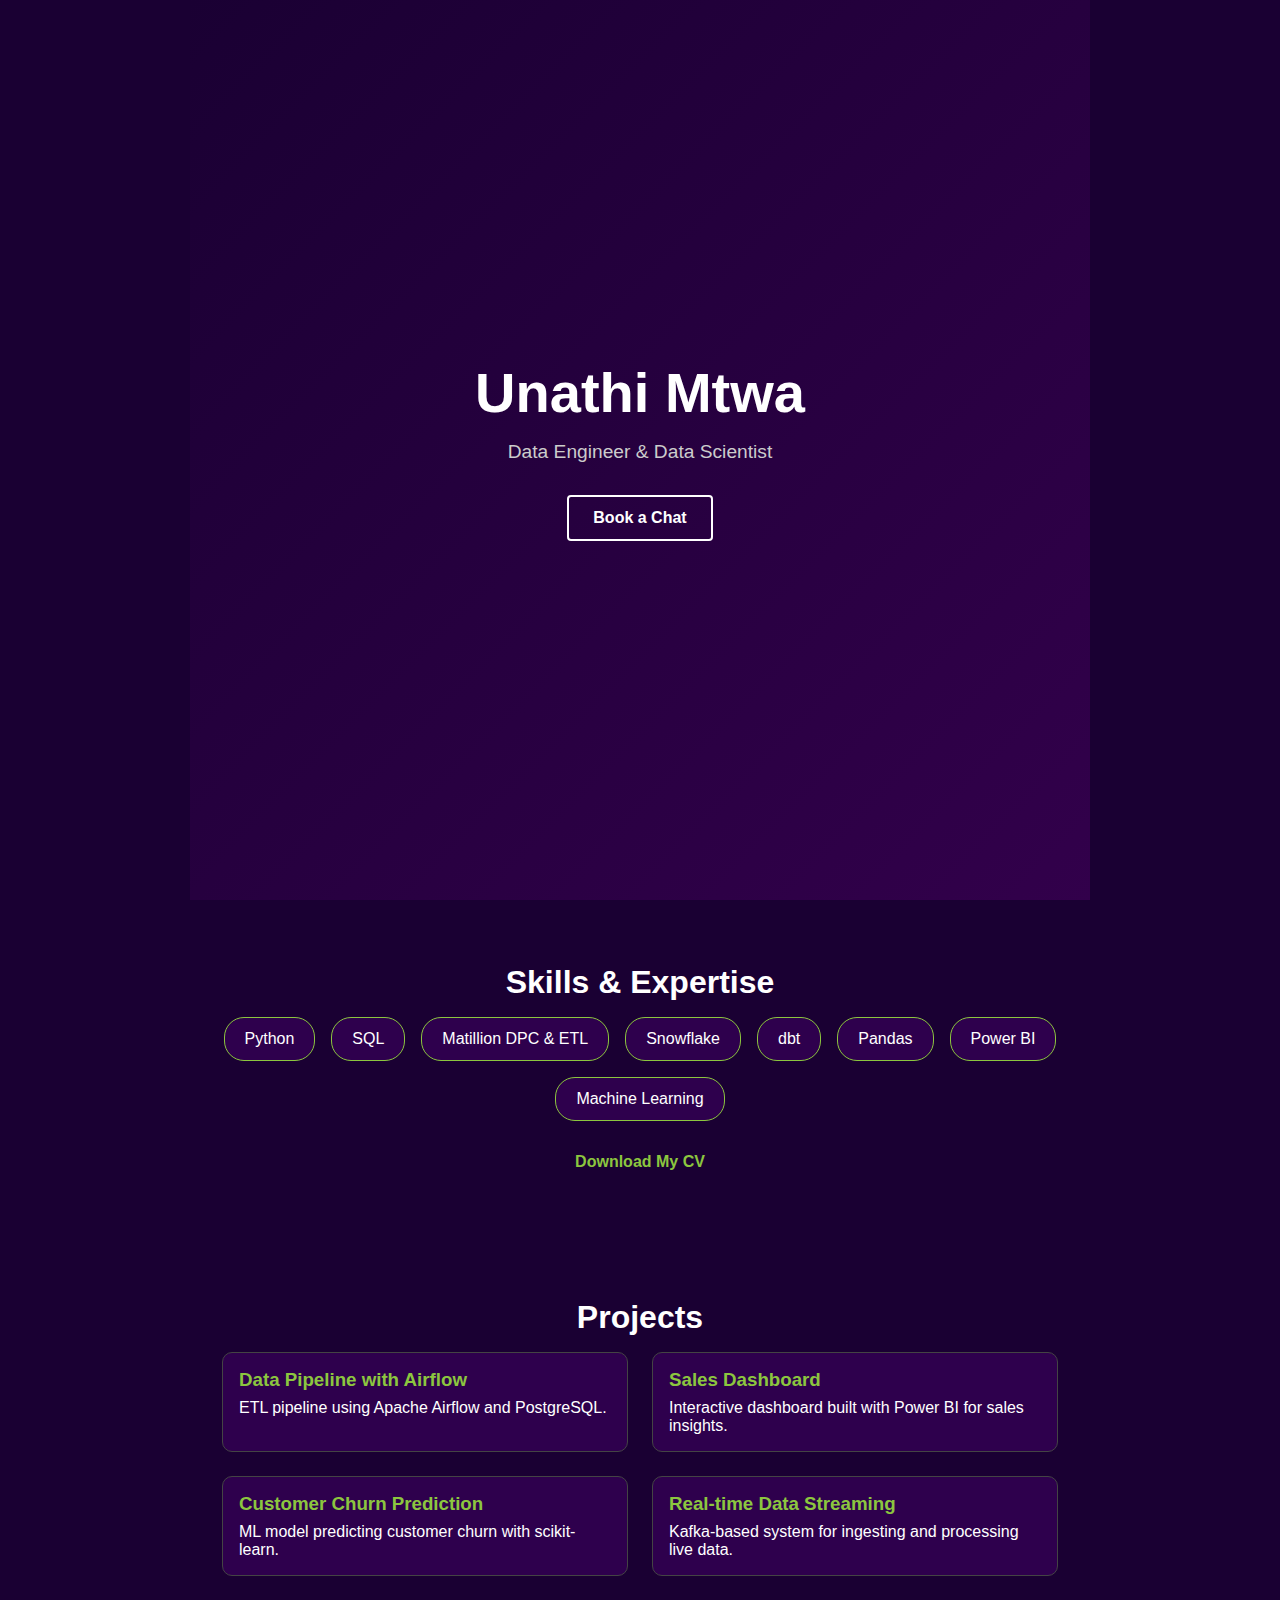
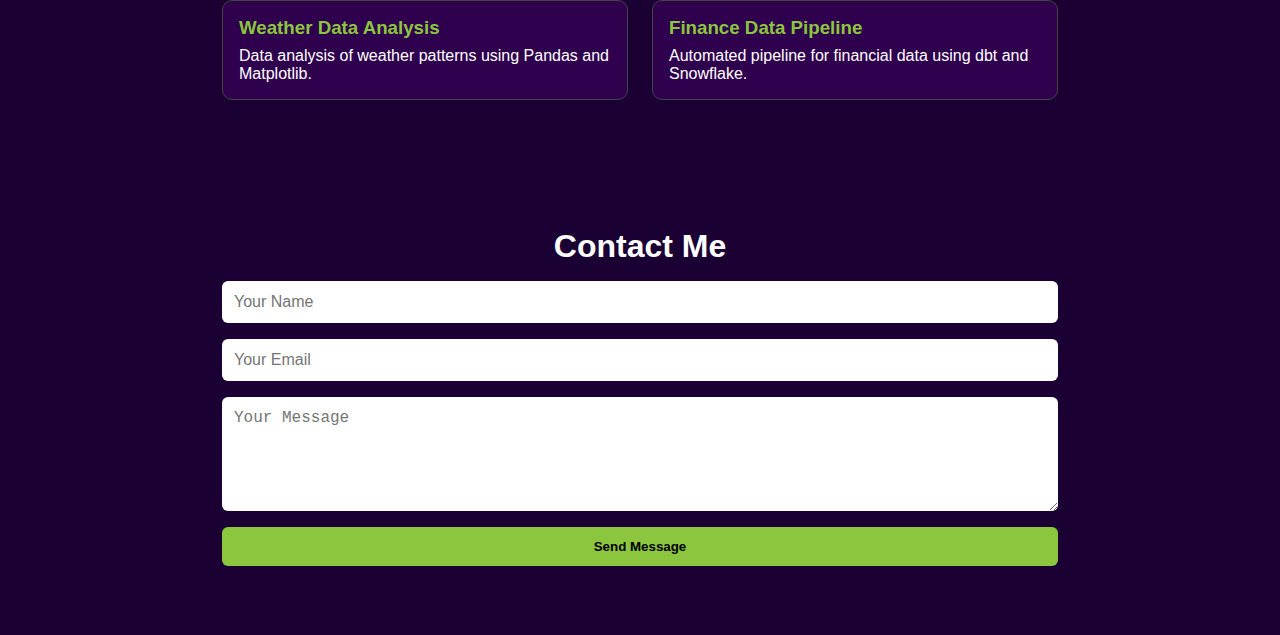
<file: index.html>
<!DOCTYPE html>
<html lang="en">
<head>
  <meta charset="UTF-8" />
  <meta name="viewport" content="width=device-width, initial-scale=1.0" />        
  <title> UNATHI MTWA | Data Engineer & Data Scientist</title>
  <style>
    :root {
      --primary-color: #1a0033;
      --accent-color: #ffffff;
      --highlight-color: #8cc63f;
    }

    * {
      box-sizing: border-box;
      margin: 0;
      padding: 0;
    }

    body {
      font-family: 'Segoe UI', Tahoma, Geneva, Verdana, sans-serif;
      background: var(--primary-color);
      color: var(--accent-color);
    }

    .hero {
      min-height: 100vh;
      display: flex;
      flex-direction: column;
      justify-content: center;
      align-items: center;
      text-align: center;
      background: linear-gradient(135deg, #1a0033, #32004b);
      background-size: cover;
      position: relative;
    }

    .hero::before {
      content: "";
      position: absolute;
      top: 0;
      left: 0;
      width: 100%;
      height: 100%;
      background-image: url('https://www.transparenttextures.com/patterns/stardust.png');
      opacity: 0.05;
      z-index: 1;
    }

    .hero-content {
      position: relative;
      z-index: 2;
      max-width: 700px;
    }

    .hero h1 {
      font-size: 3.5rem;
      font-weight: 800;
    }

    .hero p {
      font-size: 1.2rem;
      color: #ccc;
      margin: 1rem 0 2rem;
    }

    .hero .cta-button {
      padding: 0.75rem 1.5rem;
      background: transparent;
      border: 2px solid var(--accent-color);
      color: var(--accent-color);
      font-weight: bold;
      font-size: 1rem;
      border-radius: 4px;
      cursor: pointer;
      transition: all 0.3s ease;
    }

    .hero .cta-button:hover {
      background: var(--accent-color);
      color: var(--primary-color);
    }

    section {
      padding: 4rem 2rem;
      max-width: 900px;
      margin: auto;
    }

    h2 {
      font-size: 2rem;
      margin-bottom: 1rem;
      text-align: center;
    }

    ul.skills-list {
      list-style-type: none;
      display: flex;
      flex-wrap: wrap;
      gap: 1rem;
      justify-content: center;
      margin-bottom: 2rem;
    }

    ul.skills-list li {
      background: #2e004d;
      padding: 0.75rem 1.25rem;
      border-radius: 20px;
      border: 1px solid var(--highlight-color);
    }

    .cv-link {
      display: block;
      text-align: center;
      margin-top: 1rem;
      color: var(--highlight-color);
      text-decoration: none;
      font-weight: bold;
    }

    .projects {
      display: grid;
      grid-template-columns: repeat(auto-fit, minmax(280px, 1fr));
      gap: 1.5rem;
    }

    .project {
      background: #2e004d;
      padding: 1rem;
      border-radius: 10px;
      border: 1px solid #444;
    }

    .project h3 {
      margin-bottom: 0.5rem;
      color: var(--highlight-color);
    }

    form {
      display: flex;
      flex-direction: column;
      gap: 1rem;
    }

    input, textarea {
      padding: 0.75rem;
      border: none;
      border-radius: 6px;
      font-size: 1rem;
    }

    button {
      padding: 0.75rem;
      background: var(--highlight-color);
      color: #000;
      font-weight: bold;
      border: none;
      border-radius: 6px;
      cursor: pointer;
    }
  </style>
</head>
<body>
  <section class="hero">
    <div class="hero-content">
      <h1>Unathi Mtwa</h1>
      <p>Data Engineer & Data Scientist</p>
      <a href="#contact">
        <button class="cta-button">Book a Chat</button>
      </a>
    </div>
  </section>

  <section id="skills">
    <h2>Skills & Expertise</h2>
    <ul class="skills-list">
      <li>Python</li>
      <li>SQL</li>
      <li>Matillion DPC & ETL</li>
      <li>Snowflake</li>
      <li>dbt</li>
      <li>Pandas</li>
      <li>Power BI</li>
      <li>Machine Learning</li>
    </ul>
    <a class="cv-link" href="cv.pdf" target="_blank">Download My CV</a>
  </section>

  <section id="projects">
    <h2>Projects</h2>
    <div class="projects">
      <div class="project">
        <h3>Data Pipeline with Airflow</h3>
        <p>ETL pipeline using Apache Airflow and PostgreSQL.</p>
      </div>
      <div class="project">
        <h3>Sales Dashboard</h3>
        <p>Interactive dashboard built with Power BI for sales insights.</p>
      </div>
      <div class="project">
        <h3>Customer Churn Prediction</h3>
        <p>ML model predicting customer churn with scikit-learn.</p>
      </div>
      <div class="project">
        <h3>Real-time Data Streaming</h3>
        <p>Kafka-based system for ingesting and processing live data.</p>
      </div>
      <div class="project">
        <h3>Weather Data Analysis</h3>
        <p>Data analysis of weather patterns using Pandas and Matplotlib.</p>
      </div>
      <div class="project">
        <h3>Finance Data Pipeline</h3>
        <p>Automated pipeline for financial data using dbt and Snowflake.</p>
      </div>
    </div>
  </section>

  <section id="contact">
    <h2>Contact Me</h2>
    <form action="https://formspree.io/f/{your-id}" method="POST">
      <input type="text" name="name" placeholder="Your Name" required />
      <input type="email" name="email" placeholder="Your Email" required />
      <textarea name="message" rows="5" placeholder="Your Message" required></textarea>
      <button type="submit">Send Message</button>
    </form>
  </section>
</body>
</html>
</file>
